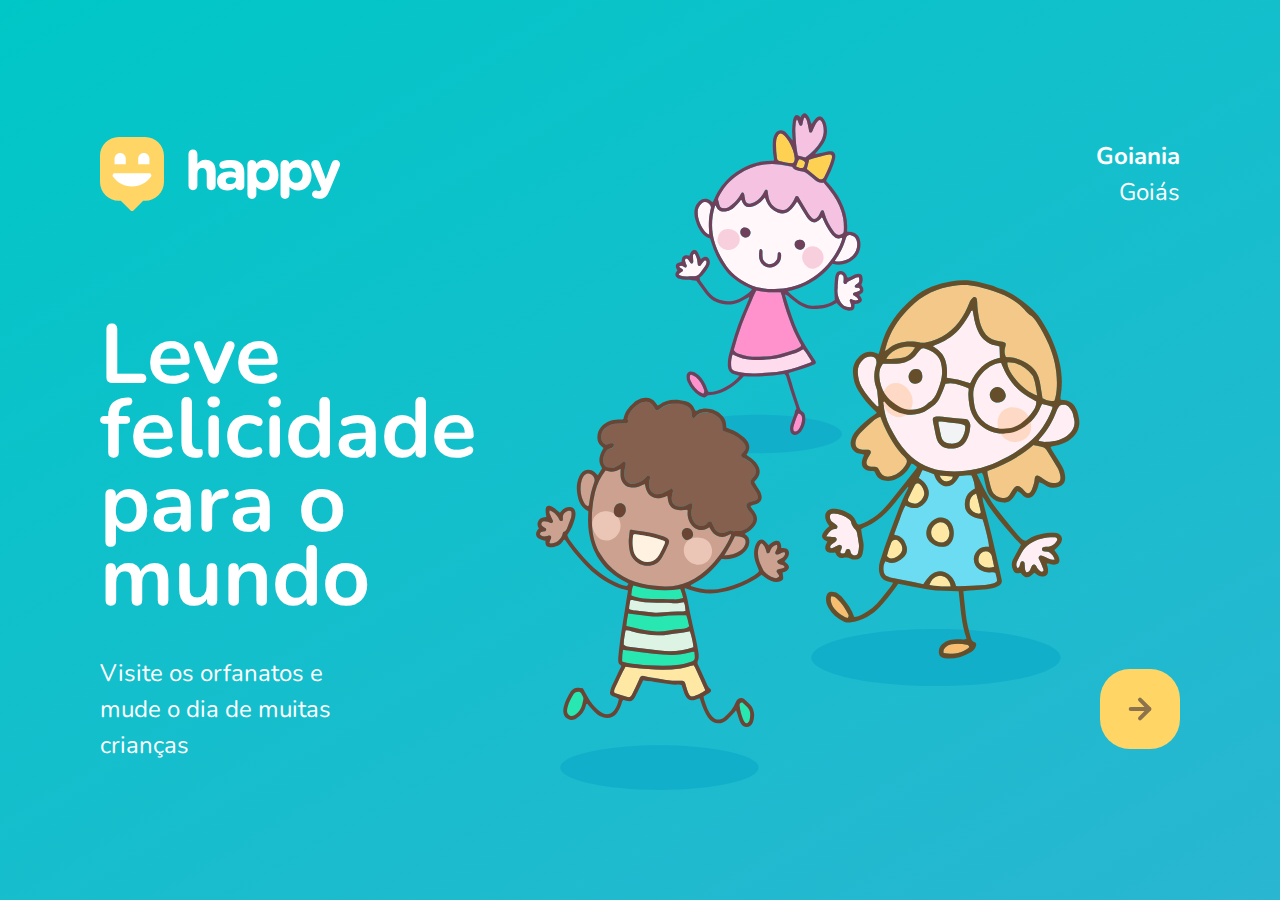
<file: index.html>
<!DOCTYPE html>
<html lang="pt_BR">
  <head>
    <meta charset="UTF-8" />
    <meta name="viewport" content="width=device-width, initial-scale=1.0" />
    <title>Happy</title>
    <link rel="icon" href="./public/images/logo-icon.png" />

    <link rel="stylesheet" href="./public/Css/main.css" />
    <link rel="stylesheet" href="./public/Css/animation.css" />
    <link rel="stylesheet" href="./public/Css/page-landing.css" />
    <link href="https://fonts.googleapis.com/css2?family=Nunito:wght@400;600;800&display=swap" rel="stylesheet">
  </head>

  <body>
    <div id="page-landing">
    <div id="container">
    <header>
      <img
       class ="animate-up"
       id = "logo" 
       src="./public/images/logo.svg " 
       alt="logomarda de happy" />

      <div class="location animate-up" >
        <strong>Goiania</strong>
        <p>Goiás</p>
      </div> 
    </header>

    <main>
      <h1 class="animate-up">Leve felicidade para o mundo</h1>

      <section class ="visit">
        <p class="animate-up">Visite os orfanatos e mude o dia de muitas crianças</p>

        <a href="#" title="Visite orfanatos" class="animate-up">
          <img src="./public/images/arrow.svg" alt="Ir para o mapa" />
        </a>
      </section>
    </main>
    </div>
    </div>
  </body>
</html>

<!--
    HTML 
        Hyperttext
            hiper texto

        Markup
            marcação <tags>

        languagem
            linguagem
-->
</file>
<file: public/Css/main.css>
*{
    margin: 0;
    padding: 0;
    box-sizing: border-box;

}

    body{
        height: 100vh;
        color: white;
        background:#ebf2f5;
    }

    :root {
        font-size: 62.5%;
    }

    body, 
    input,
     button, 
     textare {
        font: 400 1.8rem/1 "Nunito", sans-serif;
    }
</file>
<file: public/Css/animation.css>
/*animações*/
  @keyframes up {
    from{
        opacity: 0;
        transform: translateY(16px);

    }
    to{
        opacity: 1;
        transform: translateY(0);
    }


}

@keyframes right{

    from{
        transform: translateX(-100%)
    }

    to{

        transform: translateX(0)
    }


}
@keyframes appear{
    from {
        opacity: 0;

    }

    to {
        opacity: 1;

    }
    
}


.animate-up {
        animation-name: up;
        animation-duration:300ms;
        animation-fill-mode:backwards;
}

.animate-right {

    animation: right;
    animation-duration: 300ms;
}

.animation-appear {
    animation-name: appear;
    animation-duration: 300ms;
    animation-fill-mode: backwards;
}
</file>
<file: public/Css/page-landing.css>
#page-landing {

    background: linear-gradient(329.54deg,#29b6d1 0%, #00c7c7 100%);

    text-align: center;
    min-height: 100vh;

    display: flex;

   
}

#container {
    margin: auto;
    width: min(90%, 112rem);
}

.location,
 h1,
.visit p {
        height: 16vh;
}

#logo{

    animation-delay: 50ms;
}

.location {

    animation-delay: 100s;
}
main h1 {
      
    animation-delay: 150ms;
    font-size: clamp(4rem, 8vw, 8.4rem);
}

.visit p {
    animation-delay: 200ms;
} 



.visit a {
    width: 8rem;
    height: 8rem;
    background: #ffd666;

    border: none;
    border-radius: 3rem;

    display: flex;
    align-items: center;
    justify-content: center;

    margin: auto;

    transition: background 200ms;
    animation-delay: 250ms;
}

.visit a:hover {
    background: #96feff;
}


/* desktop version*/
@media(min-width: 760px){
    #container {
        padding: 5rem 2rem;
       /*shoorthand background: image repeat position/size */
       background: url("../images/bg.svg") no-repeat 80% / clamp(30rem, 54vw, 56rem);
       /*background-position:top center;*/ 
    }
    header {
        display: flex;
        align-items: center;
        justify-content: space-between;
    }

    .location, h1, .visit p{
        height: initial;
        text-align: initial;
    } 

    .location{
        text-align: right;
        font-size: 2.4rem;
        line-height: 1.5;

    }
   
    main h1{
        font-weight: bold;
        line-height: .88;
        margin:clamp(10%, 9vh, 12%) 0 4rem;

        width: min(300px, 80%)
    }
    .visit{
        display: flex;
        align-items: center;
        justify-content: space-between;
    }
    .visit p {
        font-size: 2.4rem;
        line-height: 1.5;
        width: clamp(20rem, 20vw, 30rem);

    }
    .visit a{
        margin: initial;
    }

   
}
</file>
